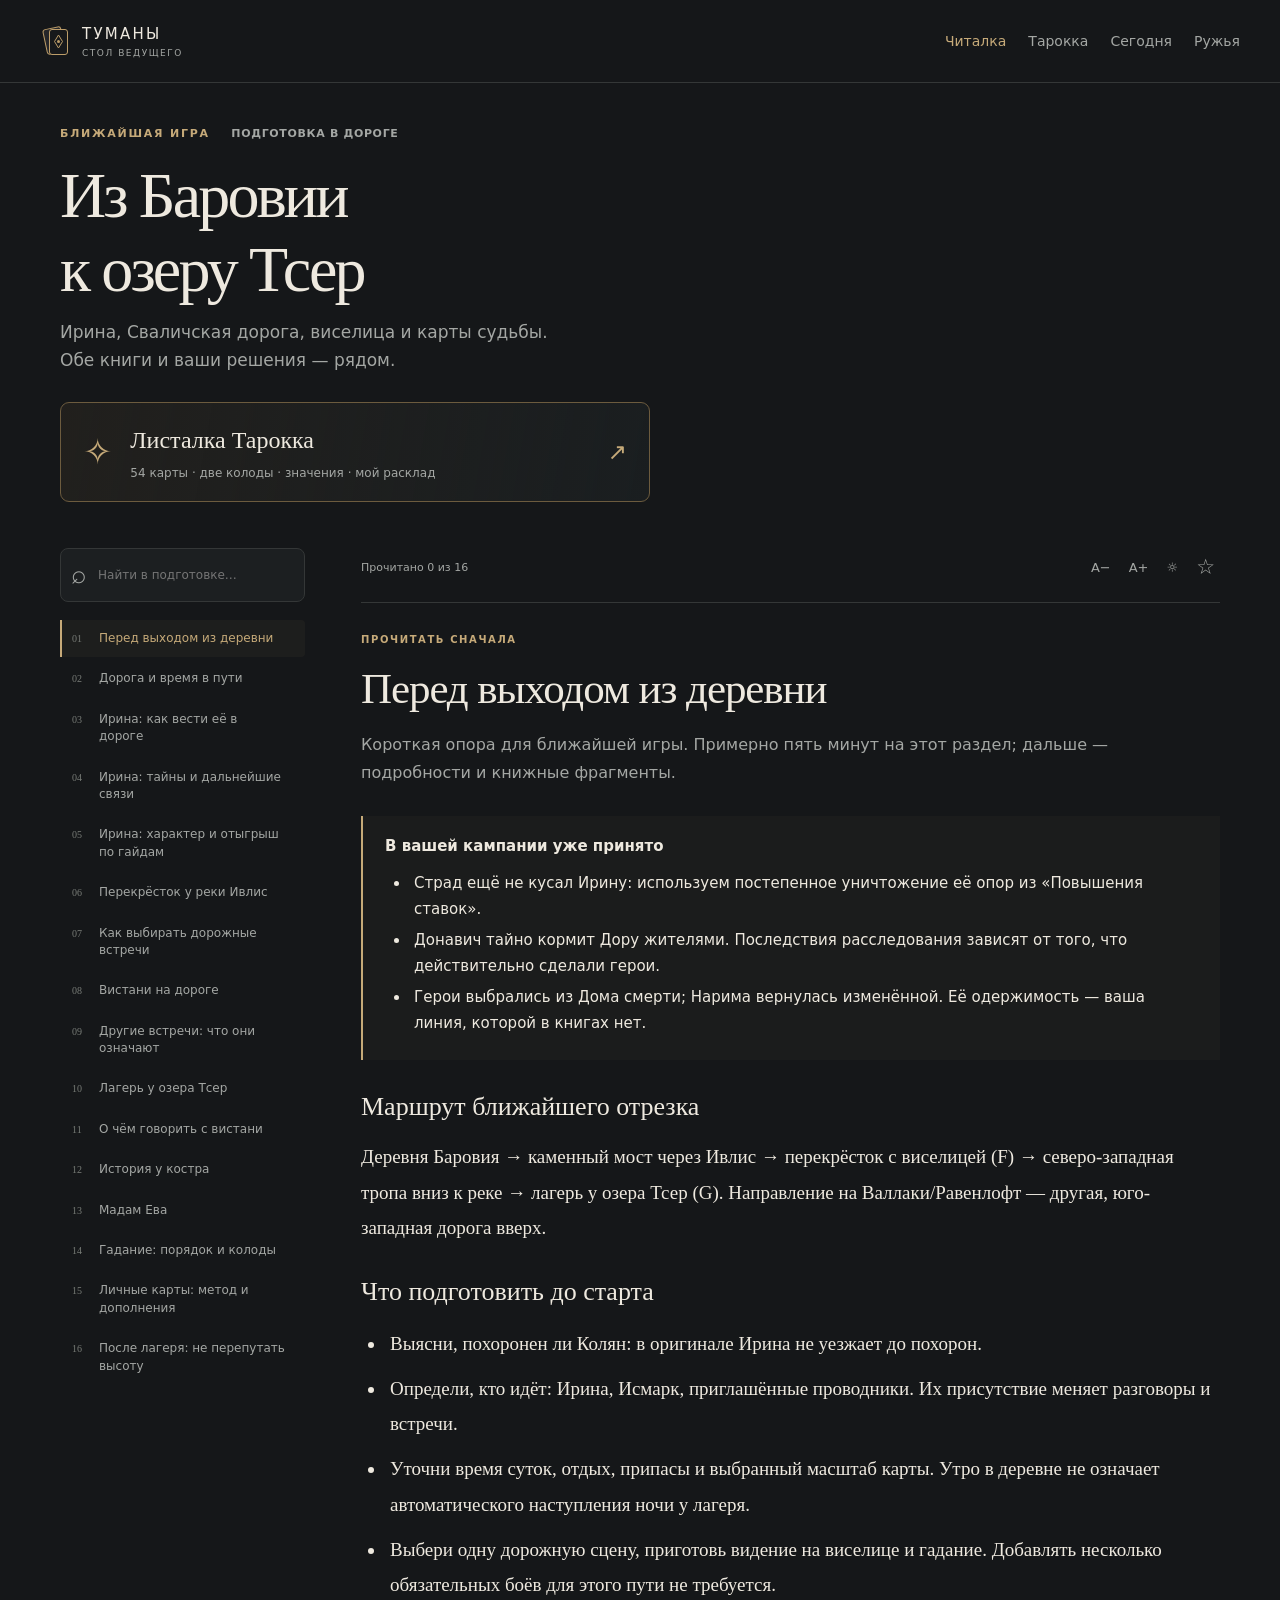
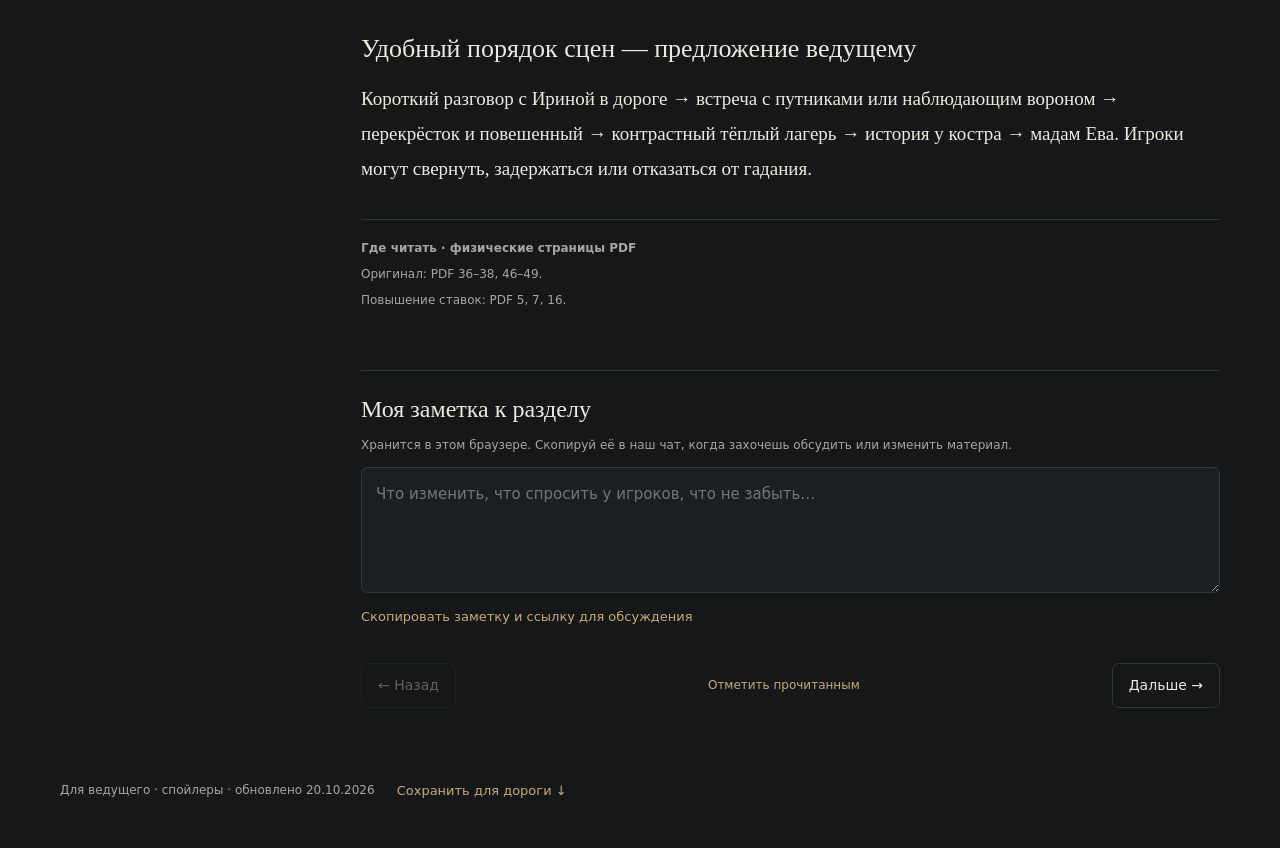
<file: docs/index.html>
<!doctype html>
<html lang="ru"><head><meta charset="utf-8"><meta name="viewport" content="width=device-width,initial-scale=1,viewport-fit=cover"><meta name="theme-color" content="#151719"><meta name="robots" content="noindex,nofollow"><title>Туманы Баровии · Читалка ведущего</title><link rel="icon" href="assets/mark.svg" type="image/svg+xml"><link rel="stylesheet" href="style.css"><link rel="stylesheet" href="reader.css"></head>
<body>
<header class="site-header"><a class="brand" href="index.html"><img src="assets/mark.svg" alt="" width="32" height="32"><span>ТУМАНЫ <small>СТОЛ ВЕДУЩЕГО</small></span></a><nav aria-label="Разделы сайта"><a href="index.html" aria-current="page">Читалка</a><a href="tarokka.html">Тарокка</a><a href="today.html">Сегодня</a><a href="future.html">Ружья</a></nav></header>
<main class="reader-main"><div class="reader-intro"><div class="eyebrow">БЛИЖАЙШАЯ ИГРА <span>ПОДГОТОВКА В ДОРОГЕ</span></div><h1>Из Баровии<br>к озеру Тсер</h1><p class="lead">Ирина, Сваличская дорога, виселица и карты судьбы.<br>Обе книги и ваши решения — рядом.</p><a href="tarokka.html" class="tarokka-banner"><span class="banner-icon">✧</span><span><strong>Листалка Тарокка</strong><small>54 карты · две колоды · значения · мой расклад</small></span><span>↗</span></a></div>
<div class="reader-layout"><aside class="reader-sidebar"><button id="toc-toggle" class="outline" aria-expanded="false" aria-controls="reader-toc">Разделы <span id="mobile-position"></span> ☰</button><div id="reader-toc"><label class="search-box"><span aria-hidden="true">⌕</span><input type="search" id="reader-search" placeholder="Найти в подготовке…" aria-label="Поиск по читалке"></label><nav id="chapter-list" aria-label="Разделы подготовки"></nav><p class="toc-note">Книжные фрагменты отмечены источником. Предложения ведущему и решения кампании подписаны отдельно.</p><button class="quiet" id="export-notes">Скачать мои заметки</button><label class="import-notes">Загрузить заметки<input id="import-notes" type="file" accept="application/json,.json"></label></div></aside>
<div class="reader-content"><div class="reading-controls"><span id="reading-progress"></span><div><button id="font-down" aria-label="Уменьшить шрифт">А−</button><button id="font-up" aria-label="Увеличить шрифт">А+</button><button id="theme-switch" aria-label="Переключить светлую тему">☼</button><button id="bookmark-section" aria-pressed="false" aria-label="Закладка раздела">☆</button></div></div><article id="chapter"><p>Собираю страницы…</p></article><section class="reader-notes"><h3>Моя заметка к разделу</h3><p>Хранится в этом браузере. Скопируй её в наш чат, когда захочешь обсудить или изменить материал.</p><textarea id="section-note" rows="4" placeholder="Что изменить, что спросить у игроков, что не забыть…" aria-label="Моя заметка к разделу"></textarea><button class="quiet" id="copy-section">Скопировать заметку и ссылку для обсуждения</button></section><div class="chapter-navigation"><button class="outline" id="chapter-prev">← Назад</button><button class="read-button" id="mark-read">Прочитано ✓</button><button class="outline" id="chapter-next">Дальше →</button></div></div></div></main>
<footer class="site-footer"><span>Для ведущего · спойлеры · обновлено 20.10.2026</span><button class="quiet" id="offline-save">Сохранить для дороги ↓</button><span id="offline-status" role="status"></span></footer><div class="toast" id="toast" role="status" hidden></div><script type="module" src="reader.js"></script>
</body></html>
</file>
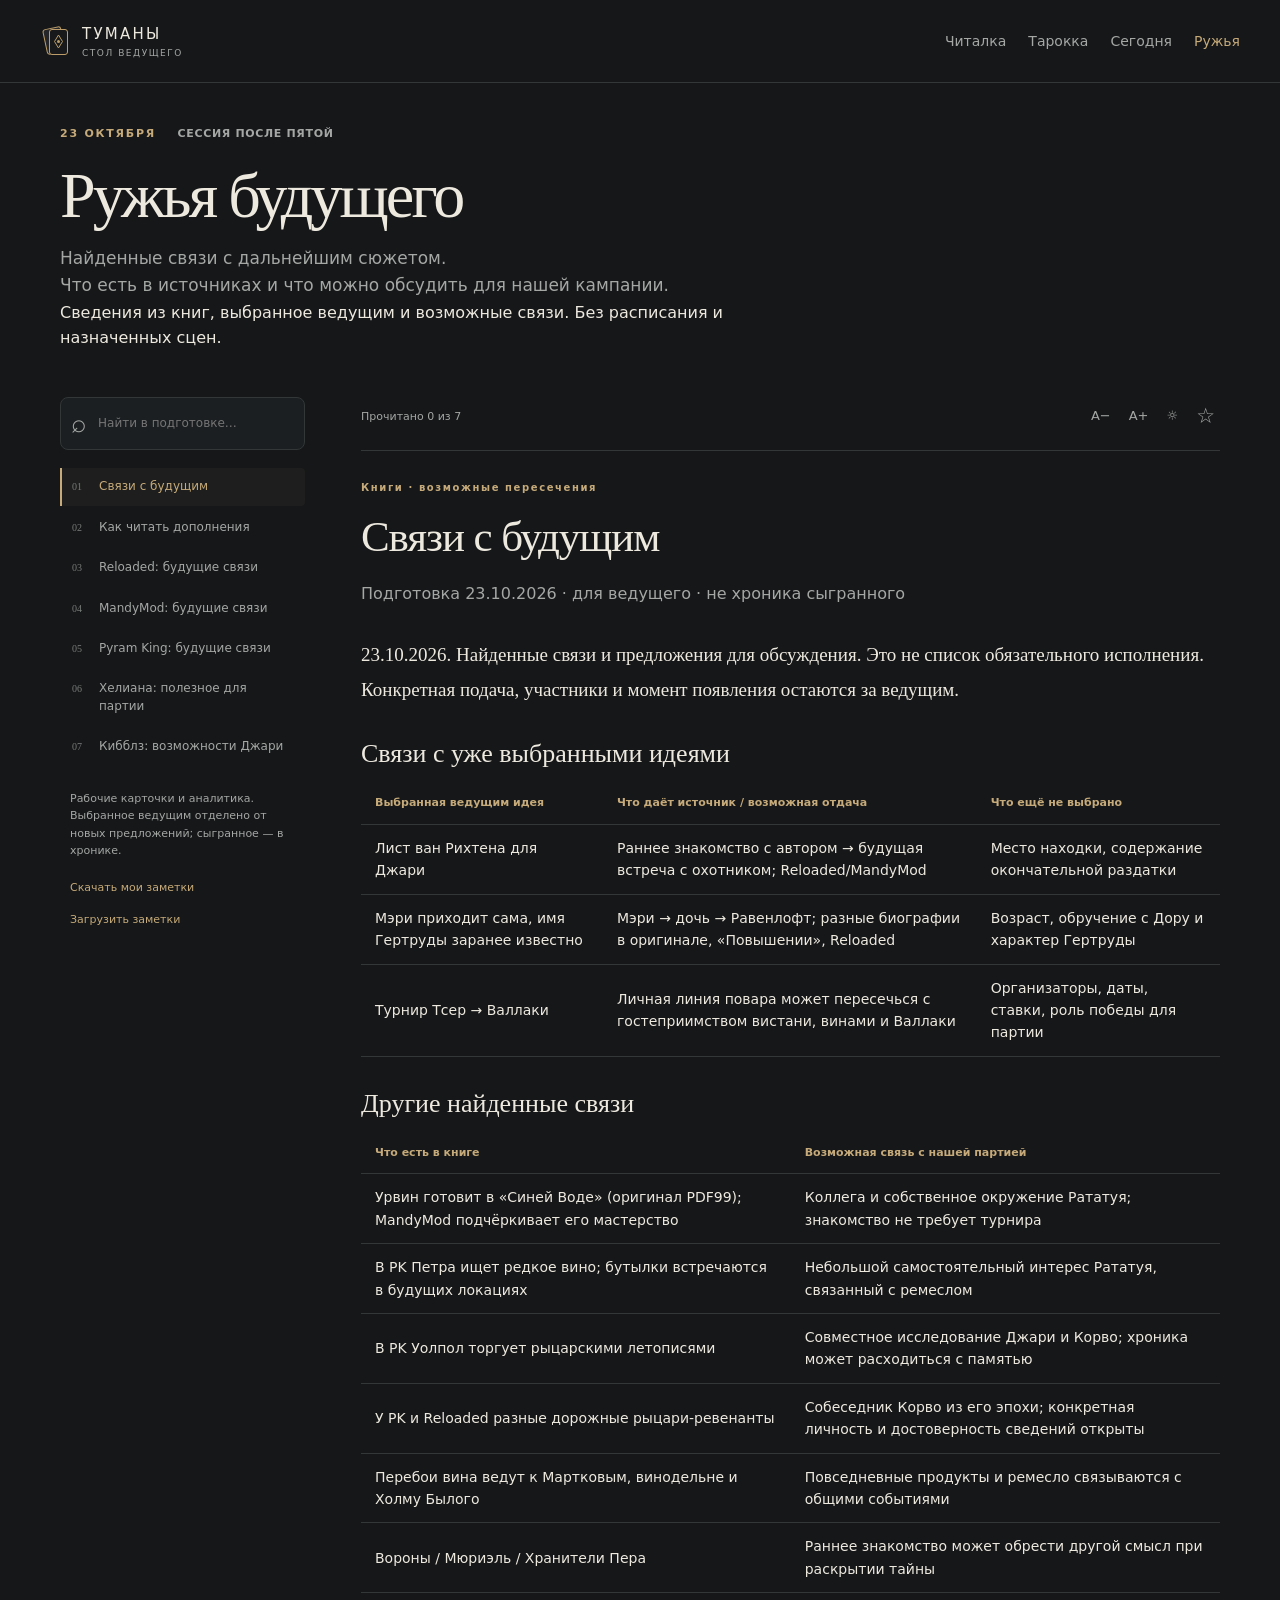
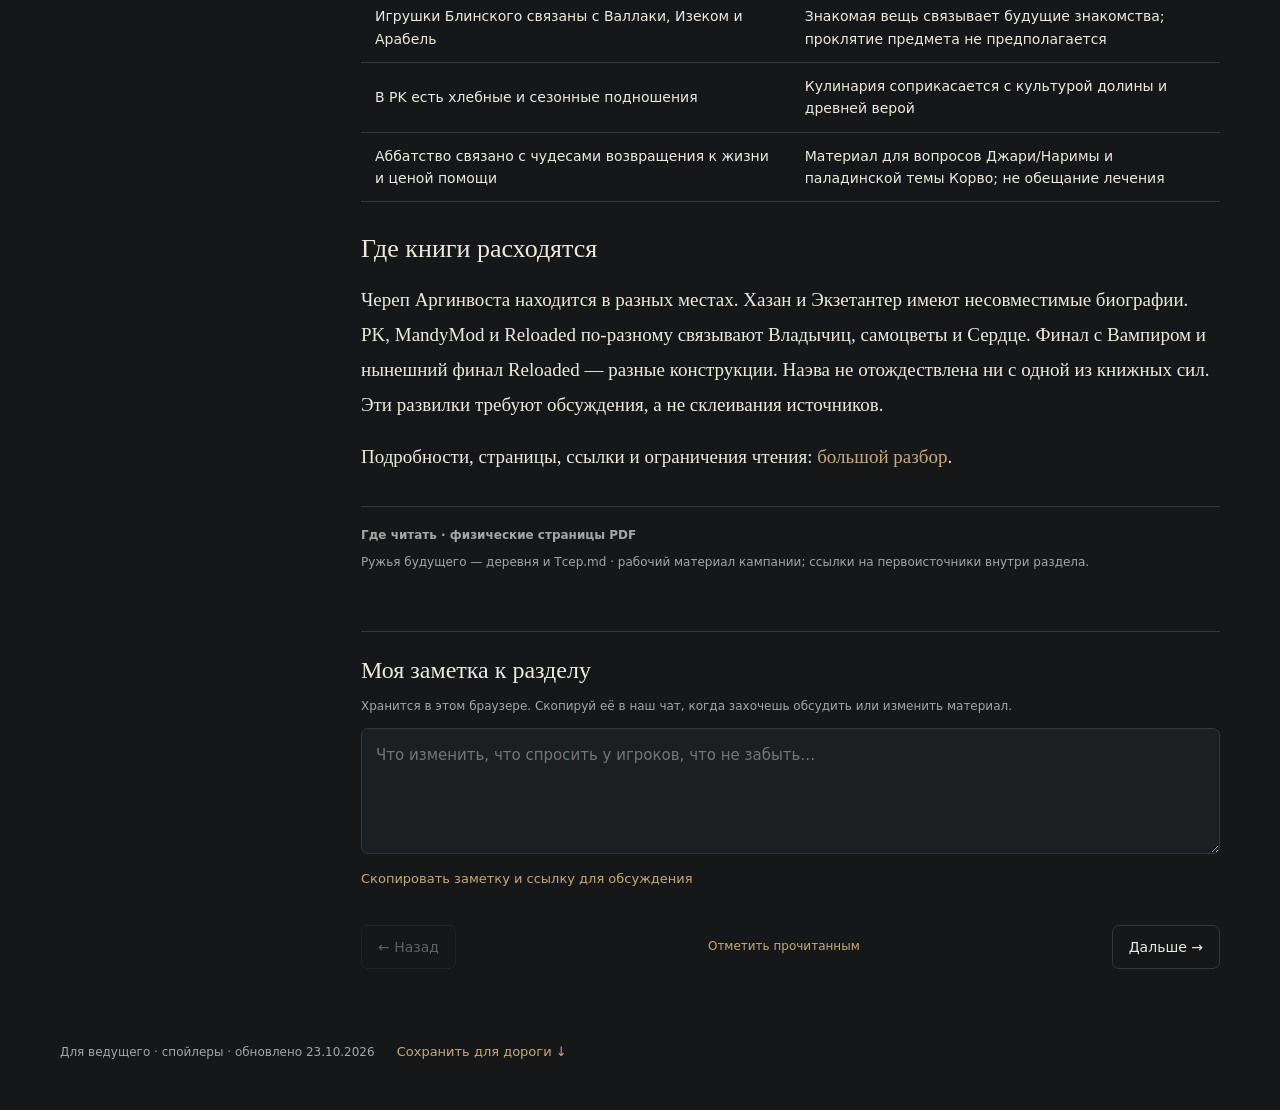
<file: docs/future.html>
<!doctype html>
<html lang="ru"><head><meta charset="utf-8"><meta name="viewport" content="width=device-width,initial-scale=1,viewport-fit=cover"><meta name="theme-color" content="#151719"><meta name="robots" content="noindex,nofollow"><title>Туманы Баровии · Читалка ведущего</title><link rel="icon" href="assets/mark.svg" type="image/svg+xml"><link rel="stylesheet" href="style.css"><link rel="stylesheet" href="reader.css"></head>
<body data-book="future.json" data-store="strad.future.v1" data-note-format="strad-future-notes-1">
<header class="site-header"><a class="brand" href="index.html"><img src="assets/mark.svg" alt="" width="32" height="32"><span>ТУМАНЫ <small>СТОЛ ВЕДУЩЕГО</small></span></a><nav aria-label="Разделы сайта"><a href="index.html" >Читалка</a><a href="tarokka.html">Тарокка</a><a href="today.html">Сегодня</a><a href="future.html" aria-current="page">Ружья</a></nav></header>
<main class="reader-main"><div class="reader-intro"><div class="eyebrow">23 ОКТЯБРЯ <span>СЕССИЯ ПОСЛЕ ПЯТОЙ</span></div><h1>Ружья будущего</h1><p class="lead">Найденные связи с дальнейшим сюжетом.<br>Что есть в источниках и что можно обсудить для нашей кампании.</p><div class="campaign-box">Сведения из книг, выбранное ведущим и возможные связи. Без расписания и назначенных сцен.</div></div>
<div class="reader-layout"><aside class="reader-sidebar"><button id="toc-toggle" class="outline" aria-expanded="false" aria-controls="reader-toc">Разделы <span id="mobile-position"></span> ☰</button><div id="reader-toc"><label class="search-box"><span aria-hidden="true">⌕</span><input type="search" id="reader-search" placeholder="Найти в подготовке…" aria-label="Поиск по читалке"></label><nav id="chapter-list" aria-label="Разделы подготовки"></nav><p class="toc-note">Рабочие карточки и аналитика. Выбранное ведущим отделено от новых предложений; сыгранное — в хронике.</p><button class="quiet" id="export-notes">Скачать мои заметки</button><label class="import-notes">Загрузить заметки<input id="import-notes" type="file" accept="application/json,.json"></label></div></aside>
<div class="reader-content"><div class="reading-controls"><span id="reading-progress"></span><div><button id="font-down" aria-label="Уменьшить шрифт">А−</button><button id="font-up" aria-label="Увеличить шрифт">А+</button><button id="theme-switch" aria-label="Переключить светлую тему">☼</button><button id="bookmark-section" aria-pressed="false" aria-label="Закладка раздела">☆</button></div></div><article id="chapter"><p>Собираю страницы…</p></article><section class="reader-notes"><h3>Моя заметка к разделу</h3><p>Хранится в этом браузере. Скопируй её в наш чат, когда захочешь обсудить или изменить материал.</p><textarea id="section-note" rows="4" placeholder="Что изменить, что спросить у игроков, что не забыть…" aria-label="Моя заметка к разделу"></textarea><button class="quiet" id="copy-section">Скопировать заметку и ссылку для обсуждения</button></section><div class="chapter-navigation"><button class="outline" id="chapter-prev">← Назад</button><button class="read-button" id="mark-read">Прочитано ✓</button><button class="outline" id="chapter-next">Дальше →</button></div></div></div></main>
<footer class="site-footer"><span>Для ведущего · спойлеры · обновлено 23.10.2026</span><button class="quiet" id="offline-save">Сохранить для дороги ↓</button><span id="offline-status" role="status"></span></footer><div class="toast" id="toast" role="status" hidden></div><script type="module" src="reader.js"></script>
</body></html>
</file>
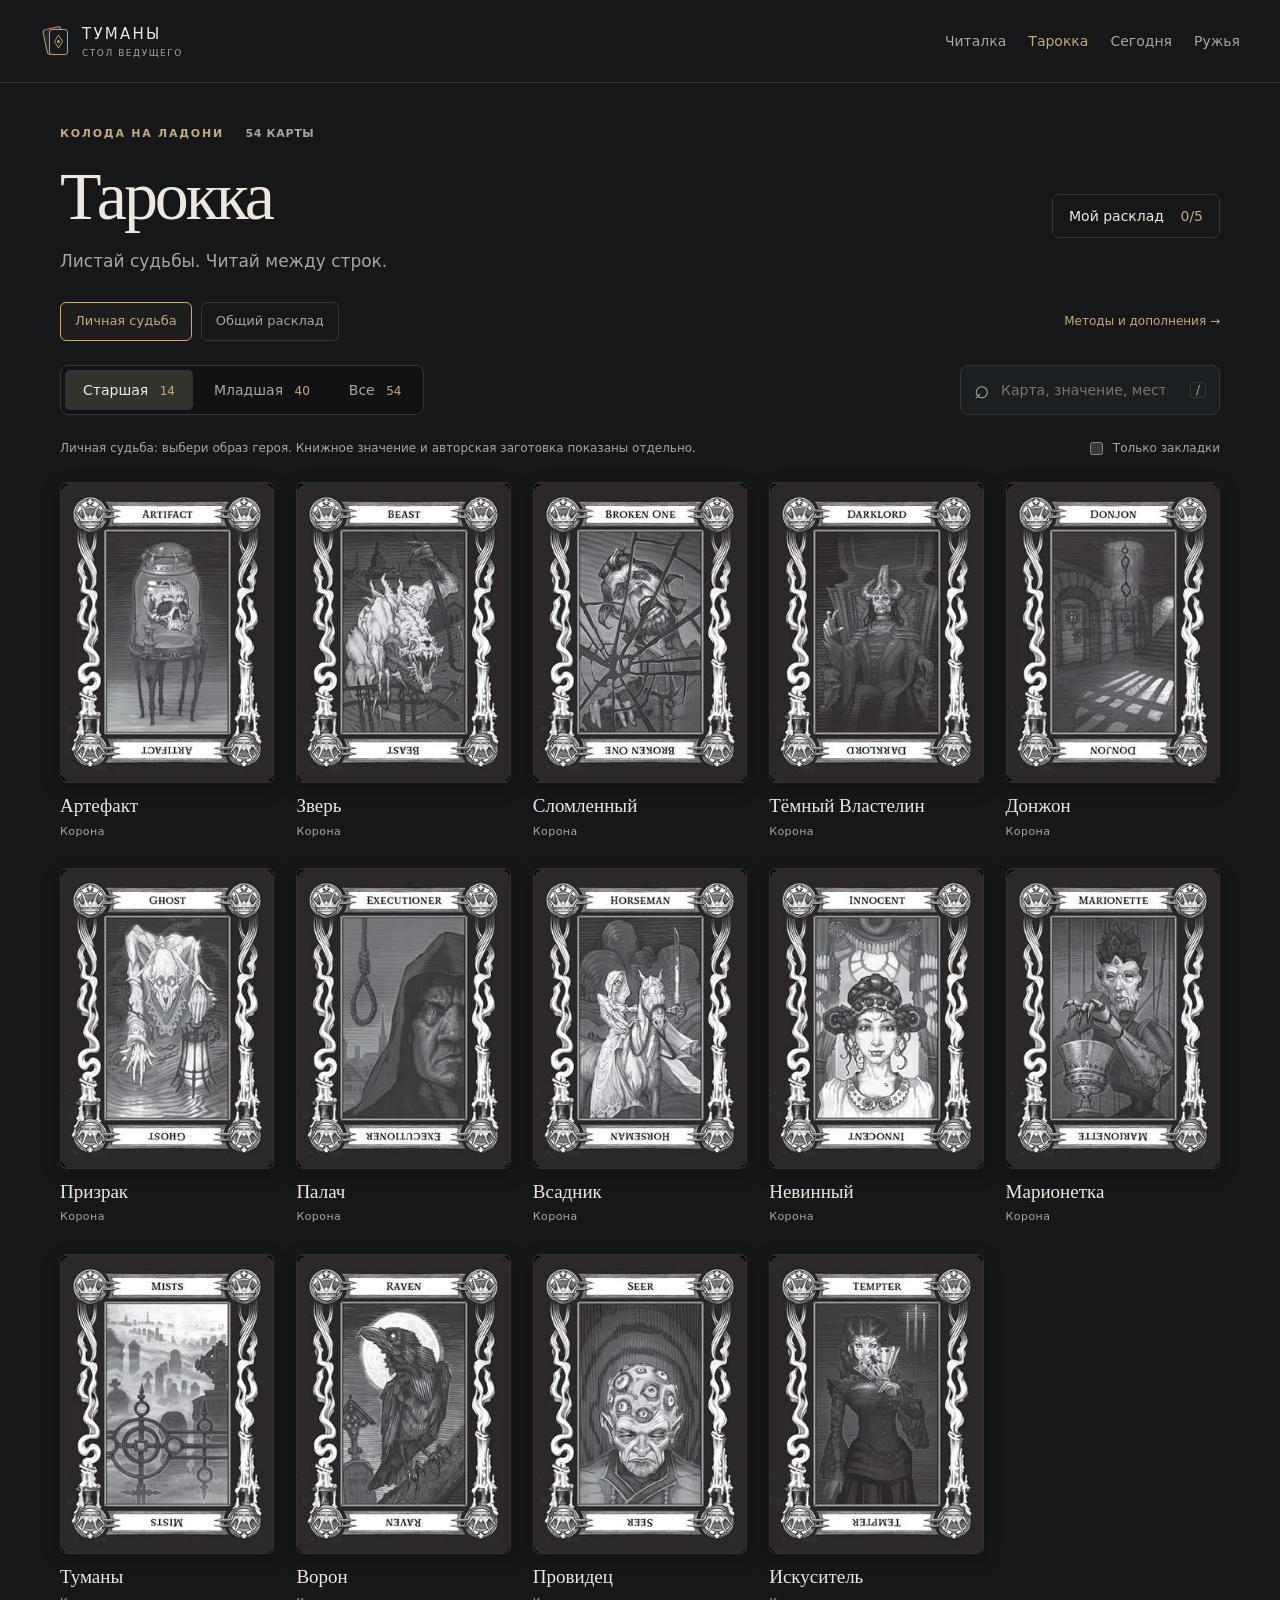
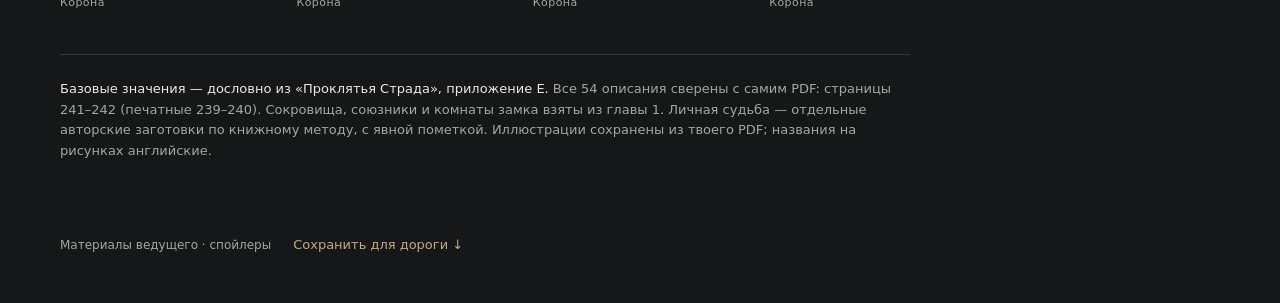
<file: docs/tarokka.html>
<!doctype html>
<html lang="ru">
<head>
  <meta charset="utf-8"><meta name="viewport" content="width=device-width, initial-scale=1, viewport-fit=cover">
  <meta name="theme-color" content="#151719"><meta name="robots" content="noindex,nofollow">
  <meta name="description" content="Тарокка для ведущего: 54 карты, значения, колоды и толкования расклада из Проклятья Страда.">
  <title>Тарокка · Туманы Баровии</title>
  <link rel="icon" href="assets/mark.svg" type="image/svg+xml"><link rel="stylesheet" href="style.css">
</head>
<body>
  <header class="site-header"><a class="brand" href="index.html"><img src="assets/mark.svg" alt="" width="32" height="32"><span>ТУМАНЫ <small>СТОЛ ВЕДУЩЕГО</small></span></a><nav aria-label="Разделы сайта"><a href="index.html">Читалка</a><a href="tarokka.html" aria-current="page">Тарокка</a><a href="today.html">Сегодня</a><a href="future.html">Ружья</a></nav></header>
  <main class="deck-main">
    <div class="eyebrow">КОЛОДА НА ЛАДОНИ <span>54 КАРТЫ</span></div>
    <div class="title-row"><div><h1>Тарокка</h1><p class="lead">Листай судьбы. Читай между строк.</p></div><button class="outline" id="spread-toggle" aria-expanded="false" aria-controls="spread-panel">Мой расклад <span id="spread-count">0/5</span></button></div>
    <section id="spread-panel" class="spread-panel" hidden aria-label="Подготовка расклада"><h2>Пять карт общей судьбы</h2><p>Нажми на место, затем выбери карту. Это твой черновик на этом устройстве; в Foundry и события кампании он ничего не записывает.</p><div id="spread-slots" class="spread-slots"></div><div class="spread-actions"><button class="quiet" id="copy-spread">Скопировать расклад</button><button class="quiet" id="clear-spread">Очистить</button><a href="index.html#reading">Как проводить гадание →</a></div></section>
    <div class="reading-mode" role="group" aria-label="Для чего читать карты"><button data-mode="personal" aria-pressed="true">Личная судьба</button><button data-mode="campaign" aria-pressed="false">Общий расклад</button><a href="index.html#personal-reading">Методы и дополнения →</a></div>
    <div class="deck-toolbar"><div class="segmented" role="group" aria-label="Выбрать колоду"><button data-deck="high" aria-pressed="true">Старшая <small>14</small></button><button data-deck="common" aria-pressed="false">Младшая <small>40</small></button><button data-deck="all" aria-pressed="false">Все <small>54</small></button></div><label class="search-box"><span aria-hidden="true">⌕</span><input id="card-search" type="search" placeholder="Карта, значение, место…" aria-label="Поиск по картам"><kbd>/</kbd></label></div>
    <div id="suit-filters" class="suit-filters" role="group" aria-label="Масть" hidden><button data-suit="all" aria-pressed="true">Все масти</button><button data-suit="swords" aria-pressed="false">♠ Мечи</button><button data-suit="stars" aria-pressed="false">✦ Звёзды</button><button data-suit="coins" aria-pressed="false">◉ Монеты</button><button data-suit="glyphs" aria-pressed="false">✧ Глифы</button></div>
    <div class="gallery-status"><p id="deck-description">Старшая колода — силы судьбы. Для союзника и места встречи со Страдом.</p><label><input id="only-saved" type="checkbox"> Только закладки</label></div>
    <div id="cards-grid" class="cards-grid" aria-live="polite"><p>Загружаю колоду…</p></div>
    <div id="no-cards" class="empty-state" hidden><h2>Таких карт нет</h2><p>Попробуй другое слово или убери фильтр закладок.</p><button class="outline" id="reset-filters">Сбросить фильтры</button></div>
    <aside class="book-note"><strong>Базовые значения — дословно из «Проклятья Страда», приложение Е.</strong> Все 54 описания сверены с самим PDF: страницы 241–242 (печатные 239–240). Сокровища, союзники и комнаты замка взяты из главы 1. Личная судьба — отдельные авторские заготовки по книжному методу, с явной пометкой. Иллюстрации сохранены из твоего PDF; названия на рисунках английские.</aside>
  </main>
  <footer class="site-footer"><span>Материалы ведущего · спойлеры</span><button class="quiet" id="offline-save">Сохранить для дороги ↓</button><span id="offline-status" role="status"></span></footer>
  <dialog id="card-dialog" class="card-dialog" aria-labelledby="card-title">
    <div class="dialog-top"><span id="card-position"></span><div><button class="icon-button" id="card-save" aria-label="Добавить карту в закладки" aria-pressed="false">☆</button><button class="icon-button" id="card-close" aria-label="Закрыть карту">×</button></div></div>
    <div id="card-scroll" class="card-scroll"><div class="card-detail"><div class="art-column" id="swipe-area"><img id="card-art" alt="" draggable="false"><span class="swipe-hint">← свайп · следующая карта →</span></div><div class="meaning-column"><p class="eyebrow" id="card-number"></p><h2 id="card-title"></h2><p class="english-name" id="card-english"></p><div class="card-meaning"><h3>Значение — текст книги</h3><p id="card-meaning"></p><p class="source-ref" id="meaning-source"></p></div><div class="reading-tabs" id="reading-tabs" role="group" aria-label="Применение в гадании"></div><div id="reading-content"></div><details class="card-notes"><summary>Моя заметка к карте</summary><label for="card-note">Сохраняется на этом устройстве</label><textarea id="card-note" rows="4" placeholder="Идея для личного предсказания, связь с героем…"></textarea><button class="quiet" id="copy-card">Скопировать карту и заметку для обсуждения</button></details><p class="source-ref" id="art-source"></p></div></div></div>
    <div class="dialog-bottom"><button class="outline" id="card-prev" aria-label="Предыдущая карта">← <span>Назад</span></button><button class="assign-button" id="assign-card">В расклад +</button><button class="outline" id="card-next" aria-label="Следующая карта"><span>Дальше</span> →</button></div>
    <div class="assign-popover" id="assign-popover" hidden><p>В какое место расклада?</p><div id="assign-slots"></div><button class="quiet" id="assign-cancel">Отмена</button></div>
  </dialog>
  <div class="toast" id="toast" role="status" hidden></div>
  <script type="module" src="tarokka.js"></script>
</body>
</html>
</file>
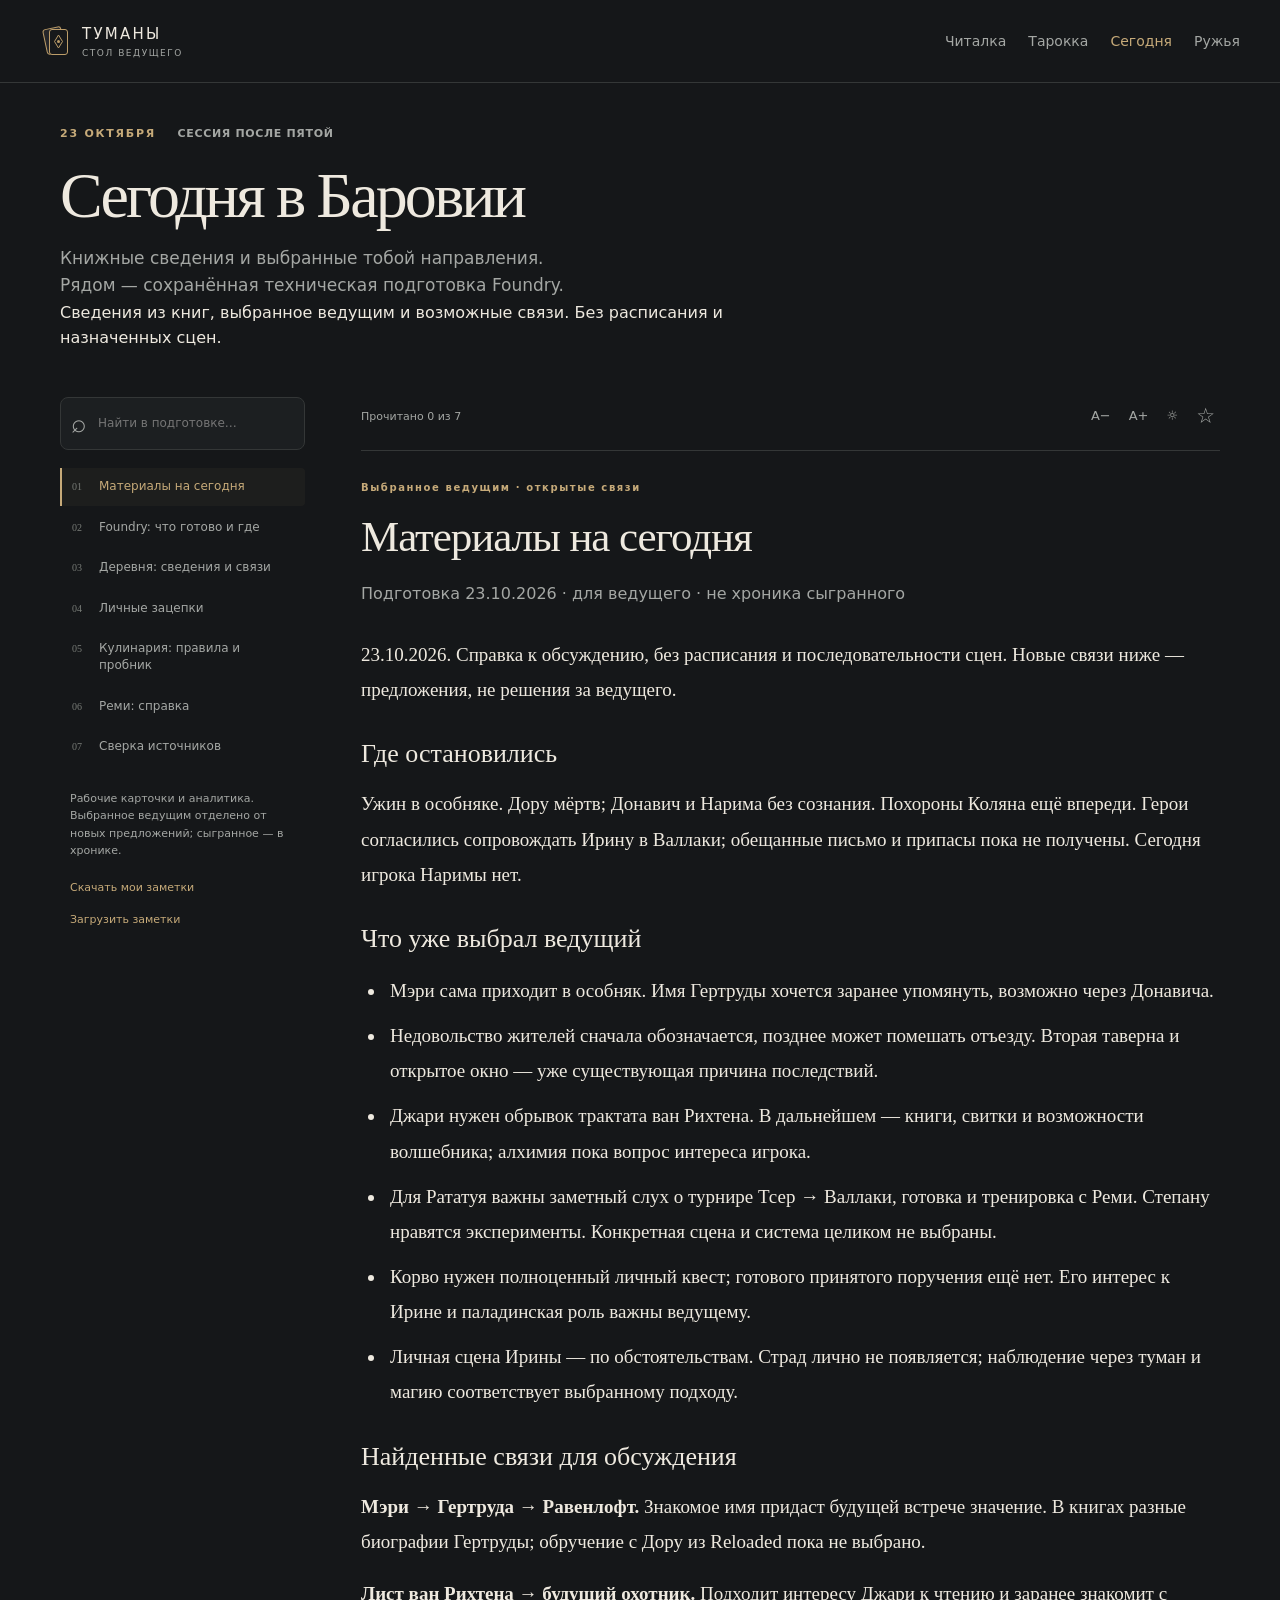
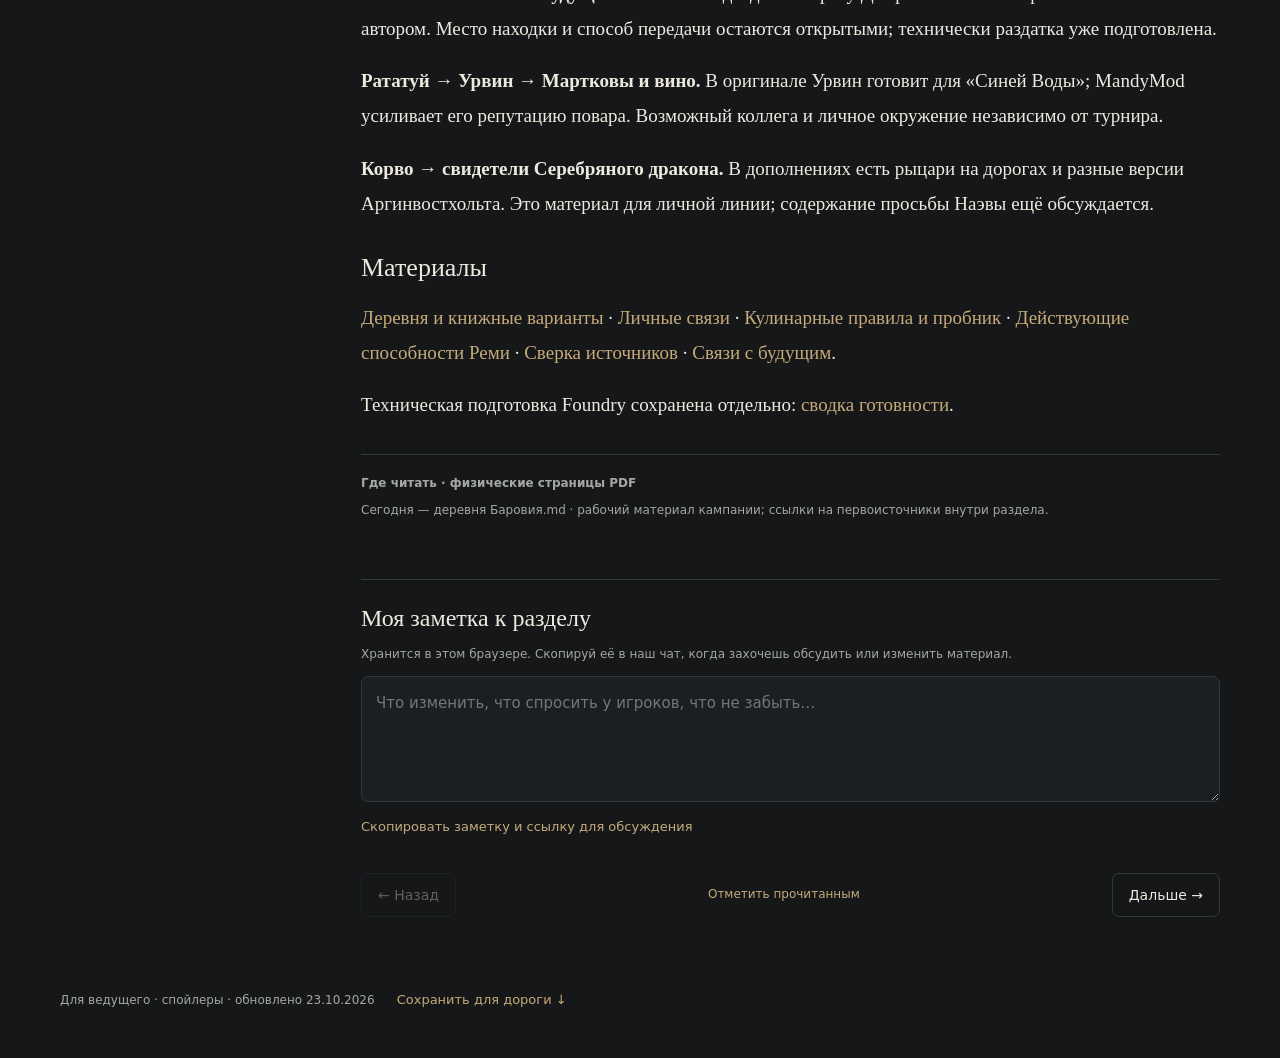
<file: docs/today.html>
<!doctype html>
<html lang="ru"><head><meta charset="utf-8"><meta name="viewport" content="width=device-width,initial-scale=1,viewport-fit=cover"><meta name="theme-color" content="#151719"><meta name="robots" content="noindex,nofollow"><title>Туманы Баровии · Читалка ведущего</title><link rel="icon" href="assets/mark.svg" type="image/svg+xml"><link rel="stylesheet" href="style.css"><link rel="stylesheet" href="reader.css"></head>
<body data-book="today.json" data-store="strad.today.v1" data-note-format="strad-today-notes-1">
<header class="site-header"><a class="brand" href="index.html"><img src="assets/mark.svg" alt="" width="32" height="32"><span>ТУМАНЫ <small>СТОЛ ВЕДУЩЕГО</small></span></a><nav aria-label="Разделы сайта"><a href="index.html" >Читалка</a><a href="tarokka.html">Тарокка</a><a href="today.html" aria-current="page">Сегодня</a><a href="future.html">Ружья</a></nav></header>
<main class="reader-main"><div class="reader-intro"><div class="eyebrow">23 ОКТЯБРЯ <span>СЕССИЯ ПОСЛЕ ПЯТОЙ</span></div><h1>Сегодня в Баровии</h1><p class="lead">Книжные сведения и выбранные тобой направления.<br>Рядом — сохранённая техническая подготовка Foundry.</p><div class="campaign-box">Сведения из книг, выбранное ведущим и возможные связи. Без расписания и назначенных сцен.</div></div>
<div class="reader-layout"><aside class="reader-sidebar"><button id="toc-toggle" class="outline" aria-expanded="false" aria-controls="reader-toc">Разделы <span id="mobile-position"></span> ☰</button><div id="reader-toc"><label class="search-box"><span aria-hidden="true">⌕</span><input type="search" id="reader-search" placeholder="Найти в подготовке…" aria-label="Поиск по читалке"></label><nav id="chapter-list" aria-label="Разделы подготовки"></nav><p class="toc-note">Рабочие карточки и аналитика. Выбранное ведущим отделено от новых предложений; сыгранное — в хронике.</p><button class="quiet" id="export-notes">Скачать мои заметки</button><label class="import-notes">Загрузить заметки<input id="import-notes" type="file" accept="application/json,.json"></label></div></aside>
<div class="reader-content"><div class="reading-controls"><span id="reading-progress"></span><div><button id="font-down" aria-label="Уменьшить шрифт">А−</button><button id="font-up" aria-label="Увеличить шрифт">А+</button><button id="theme-switch" aria-label="Переключить светлую тему">☼</button><button id="bookmark-section" aria-pressed="false" aria-label="Закладка раздела">☆</button></div></div><article id="chapter"><p>Собираю страницы…</p></article><section class="reader-notes"><h3>Моя заметка к разделу</h3><p>Хранится в этом браузере. Скопируй её в наш чат, когда захочешь обсудить или изменить материал.</p><textarea id="section-note" rows="4" placeholder="Что изменить, что спросить у игроков, что не забыть…" aria-label="Моя заметка к разделу"></textarea><button class="quiet" id="copy-section">Скопировать заметку и ссылку для обсуждения</button></section><div class="chapter-navigation"><button class="outline" id="chapter-prev">← Назад</button><button class="read-button" id="mark-read">Прочитано ✓</button><button class="outline" id="chapter-next">Дальше →</button></div></div></div></main>
<footer class="site-footer"><span>Для ведущего · спойлеры · обновлено 23.10.2026</span><button class="quiet" id="offline-save">Сохранить для дороги ↓</button><span id="offline-status" role="status"></span></footer><div class="toast" id="toast" role="status" hidden></div><script type="module" src="reader.js"></script>
</body></html>
</file>
<file: docs/style.css>
@layer reset,base,components;
@layer reset{*{box-sizing:border-box}body,h1,h2,h3,p{margin:0}button,input,textarea{font:inherit}button,a,input,summary{touch-action:manipulation}button{cursor:pointer}img{max-width:100%;display:block}[hidden]{display:none!important}button:disabled{cursor:default;opacity:.35}}
@layer base{
:root{color-scheme:dark;--bg:#151719;--panel:#1c1f21;--ink:#eee9df;--muted:#a4a7a4;--gold:#c6aa79;--line:#343737;--red:#a35b4e;--reading-size:19px}
body{background:var(--bg);color:var(--ink);font:16px/1.6 system-ui,-apple-system,"Segoe UI",sans-serif;min-width:300px}a{color:var(--gold);text-decoration:none}a:hover{text-decoration:underline}button{color:inherit;border:0;background:none}button:focus-visible,a:focus-visible,input:focus-visible,summary:focus-visible,textarea:focus-visible{outline:2px solid var(--gold);outline-offset:4px}h1,h2,h3{font-family:Georgia,"Times New Roman",serif;font-weight:400;line-height:1.16}h1{font-size:clamp(42px,7vw,68px);letter-spacing:-.045em}h2{font-size:32px}h3{font-size:23px}small{font-size:12px}input,textarea{accent-color:var(--gold)}::selection{background:#665337;color:white}
}
@layer components{
.site-header{max-width:1320px;margin:auto;padding:22px 40px;border-bottom:1px solid var(--line);display:flex;align-items:center;justify-content:space-between;gap:20px}.brand{display:flex;gap:10px;align-items:center;color:var(--ink);font-size:15px;letter-spacing:.15em}.brand small{display:block;color:var(--muted);font-size:9px;letter-spacing:.17em}.site-header nav{display:flex;gap:22px}.site-header nav a{font-size:14px;color:var(--muted)}.site-header nav [aria-current]{color:var(--gold)}.deck-main{max-width:1240px;margin:0 auto;padding:42px 40px}.eyebrow{font-size:11px;letter-spacing:.16em;color:var(--gold);font-weight:600}.eyebrow span{color:var(--muted);margin-left:16px;letter-spacing:.06em}.title-row{display:flex;align-items:center;justify-content:space-between;gap:18px;margin:14px 0 32px}.lead{color:var(--muted);margin-top:12px;font-size:17px}.outline{border:1px solid var(--line);border-radius:7px;padding:10px 16px;font-size:14px}.outline:hover{border-color:var(--gold);background:#c6aa7909}.outline span#spread-count{color:var(--gold);margin-left:12px}.quiet{color:var(--gold);padding:7px 0;font-size:13px}.deck-toolbar{display:flex;justify-content:space-between;align-items:stretch;gap:24px}.segmented{display:flex;background:#101214;border:1px solid var(--line);border-radius:8px;padding:4px;gap:3px}.segmented button{padding:9px 18px;border-radius:5px;white-space:nowrap;font-size:14px;color:var(--muted)}.segmented button[aria-pressed=true]{background:#33332e;color:var(--ink)}.segmented small{margin-left:7px;color:var(--gold)}.search-box{display:flex;align-items:center;background:var(--panel);border:1px solid var(--line);border-radius:8px;padding:0 13px;gap:9px;min-width:260px}.search-box>span{font-size:26px;color:var(--muted)}.search-box input{background:transparent;color:var(--ink);border:0;width:100%;min-width:0;font-size:14px;outline:none}.search-box kbd{color:var(--muted);font:12px system-ui;border:1px solid var(--line);border-radius:3px;padding:0 5px}.suit-filters{display:flex;gap:8px;margin-top:16px;flex-wrap:wrap}.suit-filters button{padding:5px 13px;border:1px solid var(--line);border-radius:20px;color:var(--muted);font-size:13px}.suit-filters button[aria-pressed=true]{border-color:var(--gold);color:var(--gold)}.gallery-status{display:flex;align-items:center;justify-content:space-between;gap:20px;margin:24px 0;font-size:12px;color:var(--muted)}.gallery-status label{display:flex;gap:7px;align-items:center;white-space:nowrap}.cards-grid{display:grid;grid-template-columns:repeat(5,minmax(0,1fr));gap:28px 22px}.card-tile{text-align:left;min-width:0;padding:0}.card-picture{aspect-ratio:162/227;position:relative;overflow:hidden;border-radius:7px;background:#26282a;box-shadow:0 5px 18px #0004;transition:transform .18s,border-color .18s;border:1px solid #ffffff0b}.card-picture img{width:100%;height:100%;object-fit:contain}.card-tile:hover .card-picture{transform:translateY(-4px);border-color:var(--gold)}.tile-saved{position:absolute;top:7px;right:7px;background:#111c;color:var(--gold);border-radius:20px;padding:0 7px;font-size:17px}.card-label{display:block;font-family:Georgia,serif;font-size:19px;line-height:1.2;margin-top:12px}.card-subtitle{display:block;color:var(--muted);font-size:11px;margin-top:5px;letter-spacing:.04em}.book-note{border-top:1px solid var(--line);padding-top:24px;margin-top:42px;font-size:13px;color:var(--muted);max-width:850px}.book-note strong{color:var(--ink);font-weight:500}.site-footer{max-width:1240px;margin:auto;padding:24px 40px 40px;display:flex;align-items:center;gap:22px;color:var(--muted);font-size:12px;flex-wrap:wrap}.empty-state{padding:60px 12px;text-align:center}.empty-state p{color:var(--muted);margin:15px 0 25px}
.card-dialog{max-width:1040px;width:calc(100% - 60px);max-height:calc(100dvh - 40px);padding:0;border:1px solid #55544a;border-radius:13px;background:var(--bg);color:var(--ink);overflow:hidden;box-shadow:0 24px 100px #0009}.card-dialog[open]{display:flex;flex-direction:column}.card-dialog::backdrop{background:#07090bd9;backdrop-filter:blur(7px)}.dialog-top,.dialog-bottom{display:flex;justify-content:space-between;align-items:center;flex-shrink:0;padding:12px 24px;border-bottom:1px solid var(--line);font-size:12px;color:var(--muted);gap:12px}.dialog-top>div{display:flex;gap:12px}.icon-button{font-size:25px;width:38px;height:38px;line-height:1;border-radius:5px}.icon-button[aria-pressed=true]{color:var(--gold)}.icon-button:hover{background:var(--panel)}.card-scroll{overflow:auto;overscroll-behavior:contain;scrollbar-width:thin;scrollbar-color:#6c6251 var(--bg)}.card-detail{display:grid;grid-template-columns:280px minmax(0,1fr);gap:42px;padding:28px 32px 40px}.art-column{align-self:start;position:sticky;top:0;user-select:none;touch-action:pan-y}.art-column img{border-radius:8px;width:100%;box-shadow:0 14px 35px #0006;aspect-ratio:162/227;object-fit:contain}.swipe-hint{display:block;color:var(--muted);text-align:center;font-size:10px;margin-top:15px;letter-spacing:.04em}.meaning-column{min-width:0}.meaning-column h2{font-size:38px;margin-top:9px}.english-name{color:var(--muted);font-size:13px;margin-top:7px}.card-meaning{margin-top:26px}.card-meaning h3,.reading-content h3{font-family:system-ui;font-size:11px;text-transform:uppercase;letter-spacing:.1em;color:var(--muted);font-weight:600;margin-bottom:12px}.card-meaning>p:not(.source-ref){font:20px/1.65 Georgia,serif}.source-ref{color:var(--muted);font-size:11px;line-height:1.5;margin-top:12px}.reading-tabs{display:flex;gap:10px;border-bottom:1px solid var(--line);margin-top:28px}.reading-tabs button{padding:10px 0;margin-right:12px;font-size:13px;color:var(--muted);border-bottom:2px solid transparent}.reading-tabs button[aria-pressed=true]{color:var(--gold);border-color:var(--gold)}.reading-content{margin-top:20px;font-size:15px}.reading-content p{margin:12px 0}.reading-content blockquote{margin:12px 0 20px;padding-left:18px;border-left:2px solid var(--gold);font:20px/1.55 Georgia,serif;color:#e2cfaa}.reading-content .role-note{font-size:12px;color:var(--muted)}.reading-variant+.reading-variant{border-top:1px dashed var(--line);padding-top:20px;margin-top:25px}.reading-variant h4{font-size:11px;letter-spacing:.1em;text-transform:uppercase;color:var(--gold);margin:0 0 12px}.card-notes{border-top:1px solid var(--line);margin-top:30px;padding-top:16px}.card-notes summary{cursor:pointer;color:var(--gold);font-size:14px}.card-notes label{display:block;font-size:11px;color:var(--muted);margin:15px 0 7px}.card-notes textarea{width:100%;resize:vertical;color:var(--ink);background:#101214;border:1px solid var(--line);border-radius:7px;padding:12px;font-size:14px}.dialog-bottom{border-top:1px solid var(--line);border-bottom:0;background:#191b1d;padding-bottom:max(13px,env(safe-area-inset-bottom));color:var(--ink)}.assign-button{color:var(--gold);font-size:13px;padding:10px 15px}.assign-popover{position:absolute;bottom:72px;left:50%;transform:translateX(-50%);padding:20px;background:#25282a;border:1px solid var(--gold);border-radius:9px;width:min(360px,calc(100% - 30px));box-shadow:0 10px 40px #000a}.assign-popover p{font-size:14px;margin-bottom:10px}.assign-popover div{display:grid;gap:5px}.assign-popover div button{text-align:left;padding:9px;border-radius:5px;background:#151719}.assign-popover div button small{display:block;color:var(--muted);font-size:10px}.toast{position:fixed;z-index:10000;left:50%;bottom:26px;transform:translateX(-50%);padding:12px 22px;background:#e2cfaa;color:#1a1b19;box-shadow:0 5px 30px #0005;border-radius:7px;font-size:13px;width:max-content;max-width:90vw}.spread-panel{border:1px solid var(--line);border-radius:10px;padding:24px;margin:-5px 0 26px;background:#1b1e20}.spread-panel h2{font-size:26px}.spread-panel>p{font-size:13px;color:var(--muted);max-width:730px;margin:12px 0 20px}.spread-slots{display:grid;grid-template-columns:repeat(5,minmax(0,1fr));gap:14px}.spread-slot{border:1px dashed #565447;border-radius:7px;min-height:110px;padding:14px 10px;text-align:left;position:relative;overflow:hidden}.spread-slot img{height:85px;float:left;margin-right:10px;border-radius:3px}.spread-slot.selected{border-color:var(--gold);background:#c6aa7912}.spread-slot span{display:block;font-size:11px;color:var(--muted)}.spread-slot strong{font:16px Georgia;display:block;margin-top:10px}.spread-slot small{display:block;font-size:10px;color:var(--gold);margin-top:5px}.spread-actions{display:flex;flex-wrap:wrap;gap:20px;margin-top:16px;align-items:center;font-size:12px}
@media(min-width:1500px){.cards-grid{grid-template-columns:repeat(6,minmax(0,1fr))}}@media(max-width:1000px){.cards-grid{grid-template-columns:repeat(4,minmax(0,1fr));gap:23px 18px}.card-detail{grid-template-columns:230px minmax(0,1fr);gap:28px}.spread-slots{grid-template-columns:repeat(3,minmax(0,1fr))}.deck-toolbar{gap:12px}.segmented button{padding:9px 12px}.search-box{min-width:200px}}@media(max-width:700px){.site-header{padding:17px 20px}.site-header nav{gap:16px}.site-header nav a{font-size:12px}.brand{font-size:12px;gap:7px}.brand small{font-size:8px}.brand img{width:28px;height:28px}.deck-main{padding:29px 20px}.title-row{margin:15px 0 26px;align-items:flex-end}.title-row>.outline{font-size:12px;padding:9px 12px;max-width:125px}.outline span#spread-count{margin-left:5px}.lead{font-size:14px;max-width:220px}.deck-toolbar{flex-direction:column;gap:12px}.segmented{justify-content:space-between}.segmented button{flex:1;padding:9px 8px}.search-box{padding:8px 12px;min-height:45px}.search-box kbd{display:none}.cards-grid{grid-template-columns:repeat(3,minmax(0,1fr));gap:22px 12px}.card-label{font-size:16px;margin-top:9px}.card-subtitle{font-size:10px}.gallery-status{font-size:11px;align-items:start;margin:20px 0}.gallery-status p{max-width:60%}.gallery-status label{gap:4px;font-size:10px}.suit-filters{gap:7px}.suit-filters button{font-size:11px;padding:6px 11px}.site-footer{padding:15px 20px 35px;gap:12px}.card-dialog{width:100%;height:100dvh;max-height:100dvh;max-width:100%;border:0;border-radius:0;margin:0}.dialog-top{padding:9px 16px}.card-detail{display:block;padding:22px 22px 35px}.art-column{position:relative;max-width:225px;margin:0 auto 26px}.art-column img{max-height:315px}.meaning-column h2{font-size:33px}.card-meaning>p:not(.source-ref){font-size:20px}.reading-content{font-size:16px;line-height:1.7}.reading-content blockquote{font-size:21px}.dialog-bottom{padding:10px 16px max(12px,env(safe-area-inset-bottom))}.dialog-bottom .outline{padding:9px 13px}.spread-panel{padding:18px}.spread-slots{grid-template-columns:repeat(2,minmax(0,1fr));gap:10px}.spread-slot{padding:10px}.spread-slot:last-child{grid-column:1/-1}.spread-slot img{height:70px}.spread-panel h2{font-size:24px}}
@media(max-width:360px){.cards-grid{grid-template-columns:repeat(2,minmax(0,1fr))}.brand small{display:none}.deck-main{padding-inline:14px}.site-header{padding-inline:14px}}@media(prefers-reduced-motion:reduce){*{scroll-behavior:auto!important;transition:none!important}}
.reading-mode{display:flex;align-items:center;flex-wrap:wrap;gap:9px;margin:-5px 0 24px}.reading-mode button{padding:8px 14px;border:1px solid var(--line);border-radius:6px;color:var(--muted);font-size:13px}.reading-mode button[aria-pressed=true]{color:var(--gold);border-color:var(--gold);background:#c6aa790b}.reading-mode a{margin-left:auto;font-size:12px}.personal-source,.personal-draft{border:1px solid var(--line);border-left:2px solid var(--gold);padding:16px;margin:22px 0;border-radius:5px}.personal-source p,.personal-draft p{font-size:13px}.reading-tabs{flex-wrap:wrap;gap:4px 10px}.reading-tabs button{margin-right:5px}.personal-draft blockquote{font-size:18px}@media(max-width:700px){.reading-mode{gap:7px}.reading-mode a{width:100%;margin-left:0;margin-top:5px}.reading-mode button{font-size:12px}.reading-tabs button{font-size:12px}}
}
</file>
<file: docs/reader.css>
.reader-main{max-width:1240px;margin:auto;padding:42px 40px}.reader-intro{max-width:760px;margin-bottom:46px}.reader-intro h1{margin-top:16px;font-size:clamp(42px,6vw,64px)}.reader-intro .lead{line-height:1.6}.tarokka-banner{display:flex;gap:18px;align-items:center;border:1px solid #6c5b3e;background:linear-gradient(100deg,#39312555,#1a1e20);border-radius:9px;padding:18px 22px;margin-top:28px;max-width:590px;color:var(--ink)}.tarokka-banner:hover{border-color:var(--gold);text-decoration:none}.tarokka-banner .banner-icon{font-size:35px;color:var(--gold)}.tarokka-banner strong{display:block;font-family:Georgia;font-size:24px;font-weight:400}.tarokka-banner small{display:block;color:var(--muted);font-size:12px;margin-top:5px}.tarokka-banner>span:last-child{margin-left:auto;color:var(--gold);font-size:23px}.reader-layout{display:grid;grid-template-columns:245px minmax(0,1fr);gap:56px;align-items:start}.reader-sidebar{position:sticky;top:20px;max-height:calc(100dvh - 35px);overflow:auto;scrollbar-width:thin}.reader-sidebar .search-box{min-width:0;padding:5px 10px}.reader-sidebar .search-box input{font-size:12px}.reader-sidebar nav{display:grid;gap:3px;margin-top:18px}.chapter-link{display:flex;gap:10px;padding:10px;border-left:2px solid transparent;border-radius:0 4px 4px 0;font-size:12px;line-height:1.45;color:var(--muted);align-items:baseline}.chapter-link .chapter-number{font:10px ui-monospace;color:#777b76;min-width:17px}.chapter-link .chapter-label{flex:1}.chapter-link .chapter-check{color:var(--gold);font-size:11px}.chapter-link[aria-current=page]{background:#c6aa790d;color:var(--gold);border-left-color:var(--gold)}.chapter-link:hover{text-decoration:none;background:#ffffff06}.toc-note{font-size:11px;color:var(--muted);line-height:1.6;margin:24px 10px 12px}.reader-sidebar .quiet,.import-notes{display:block;font-size:11px;margin-left:10px}.import-notes{color:var(--gold);cursor:pointer;padding:8px 0}.import-notes input{display:none}#toc-toggle{display:none}.reading-controls{display:flex;justify-content:space-between;gap:15px;align-items:center;font-size:11px;color:var(--muted);border-bottom:1px solid var(--line);padding-bottom:14px;margin-bottom:28px}.reading-controls>div{display:flex;gap:8px;align-items:center}.reading-controls button{padding:3px 5px;font-size:13px}.reading-controls #bookmark-section{font-size:21px}.reading-controls button[aria-pressed=true]{color:var(--gold)}#chapter{font:var(--reading-size)/1.85 Georgia,"Times New Roman",serif;overflow-wrap:anywhere;min-height:250px}#chapter .eyebrow{font-family:system-ui;font-size:10px}#chapter h2{font-size:clamp(32px,4vw,43px);line-height:1.16;margin:14px 0 18px;letter-spacing:-.025em}#chapter .chapter-summary{font:16px/1.7 system-ui;color:var(--muted);margin-bottom:30px}#chapter p{margin:17px 0}#chapter h3{font-size:26px;margin:32px 0 13px}#chapter ul,#chapter ol{padding-left:25px}#chapter li{padding-left:4px;margin:10px 0}#chapter strong{font-weight:600}#chapter .campaign-box{font:15px/1.7 system-ui;background:#c6aa7909;border-left:2px solid var(--gold);padding:18px 22px;margin:24px 0}#chapter .campaign-box ul{margin:12px 0 0}#chapter .campaign-box li{margin:6px 0}#chapter .sources{font:12px/1.7 system-ui;color:var(--muted);padding:18px 0;border-top:1px solid var(--line);margin-top:32px}#chapter .sources p{margin:6px 0}#chapter .excerpt{border:1px solid var(--line);border-radius:7px;margin:15px 0;background:#111315}#chapter .excerpt summary{padding:15px 18px;cursor:pointer;font:14px/1.6 system-ui;color:var(--gold)}#chapter .excerpt summary small{display:block;color:var(--muted);font-size:10px;margin-left:15px}#chapter .excerpt-content{padding:0 20px 18px;font:16px/1.8 Georgia,serif;white-space:pre-wrap}#chapter .excerpt-content p{margin:0}#chapter .excerpt-tools{padding:0 18px 8px}#chapter .excerpt-tools button{font-size:11px}.excerpt-warning{font:12px/1.6 system-ui;color:var(--muted);margin-bottom:18px}.table-scroll{overflow-x:auto}table{border-collapse:collapse;width:100%;font:14px/1.6 system-ui}th,td{text-align:left;padding:12px 14px;border-bottom:1px solid var(--line)}th{font-size:11px;color:var(--gold)}.reader-notes{margin-top:35px;border-top:1px solid var(--line);padding-top:25px}.reader-notes h3{font-size:24px}.reader-notes p{font-size:12px;color:var(--muted);margin:12px 0}.reader-notes textarea{width:100%;background:var(--panel);color:var(--ink);border:1px solid var(--line);border-radius:7px;resize:vertical;padding:14px;font-size:15px;line-height:1.6}.chapter-navigation{display:flex;justify-content:space-between;gap:15px;margin-top:28px;align-items:center}.read-button{font-size:12px;color:var(--gold);padding:10px}.read-button[aria-pressed=true]{color:var(--muted)}.reader-card-link{display:inline-block;padding:12px 20px;border:1px solid #6c5b3e;border-radius:7px;font:16px system-ui}.light{color-scheme:light;--bg:#f3efe6;--panel:#e9e4d9;--ink:#282a27;--muted:#62665f;--gold:#796033;--line:#d1ccbf}.light #chapter .excerpt{background:#eae6db}.light .tarokka-banner{background:#e9dfcb}.light .toast{background:#292c26;color:#eee9df}.light .chapter-link:hover{background:#00000007}
@media(max-width:850px){.reader-layout{grid-template-columns:195px minmax(0,1fr);gap:30px}.reader-main{padding:32px 25px}.reader-sidebar .search-box input{font-size:11px}}@media(max-width:650px){.reader-main{padding:28px 20px}.reader-intro{margin-bottom:26px}.reader-intro .lead{font-size:14px}.reader-layout{display:block}.reader-sidebar{position:static;max-height:none;margin-bottom:22px;overflow:visible}#toc-toggle{display:block;width:100%;text-align:left;display:flex;justify-content:space-between;align-items:center}#mobile-position{margin-left:auto;margin-right:12px;font-size:11px;color:var(--muted)}#reader-toc{display:none;padding:12px 0}#reader-toc.open{display:block}.reader-sidebar nav{grid-template-columns:repeat(2,minmax(0,1fr));gap:3px}.chapter-link{font-size:11px;padding:9px 7px}.tarokka-banner{padding:15px 17px;gap:14px}.tarokka-banner strong{font-size:22px}.tarokka-banner small{font-size:10px}.reading-controls{margin-bottom:23px}.chapter-navigation{gap:8px}.chapter-navigation .outline{padding:10px 12px;font-size:12px}.read-button{padding:8px;font-size:11px}#chapter .excerpt-content{padding:0 15px 15px;font-size:16px}.reader-notes h3{font-size:23px}.reader-notes textarea{font-size:16px}}
@media print{.site-header,.reader-sidebar,.reading-controls,.reader-notes,.chapter-navigation,.site-footer,.reader-intro,.toast{display:none!important}.reader-main{padding:0}.reader-layout{display:block}body{background:white;color:black}#chapter{font-size:12pt}#chapter .excerpt{background:white}.sources{color:#444!important}}
.site-header nav{flex-wrap:wrap}
@media(max-width:500px){.site-header{flex-wrap:wrap;row-gap:14px}.site-header nav{width:100%;justify-content:space-between;gap:12px}}
</file>
